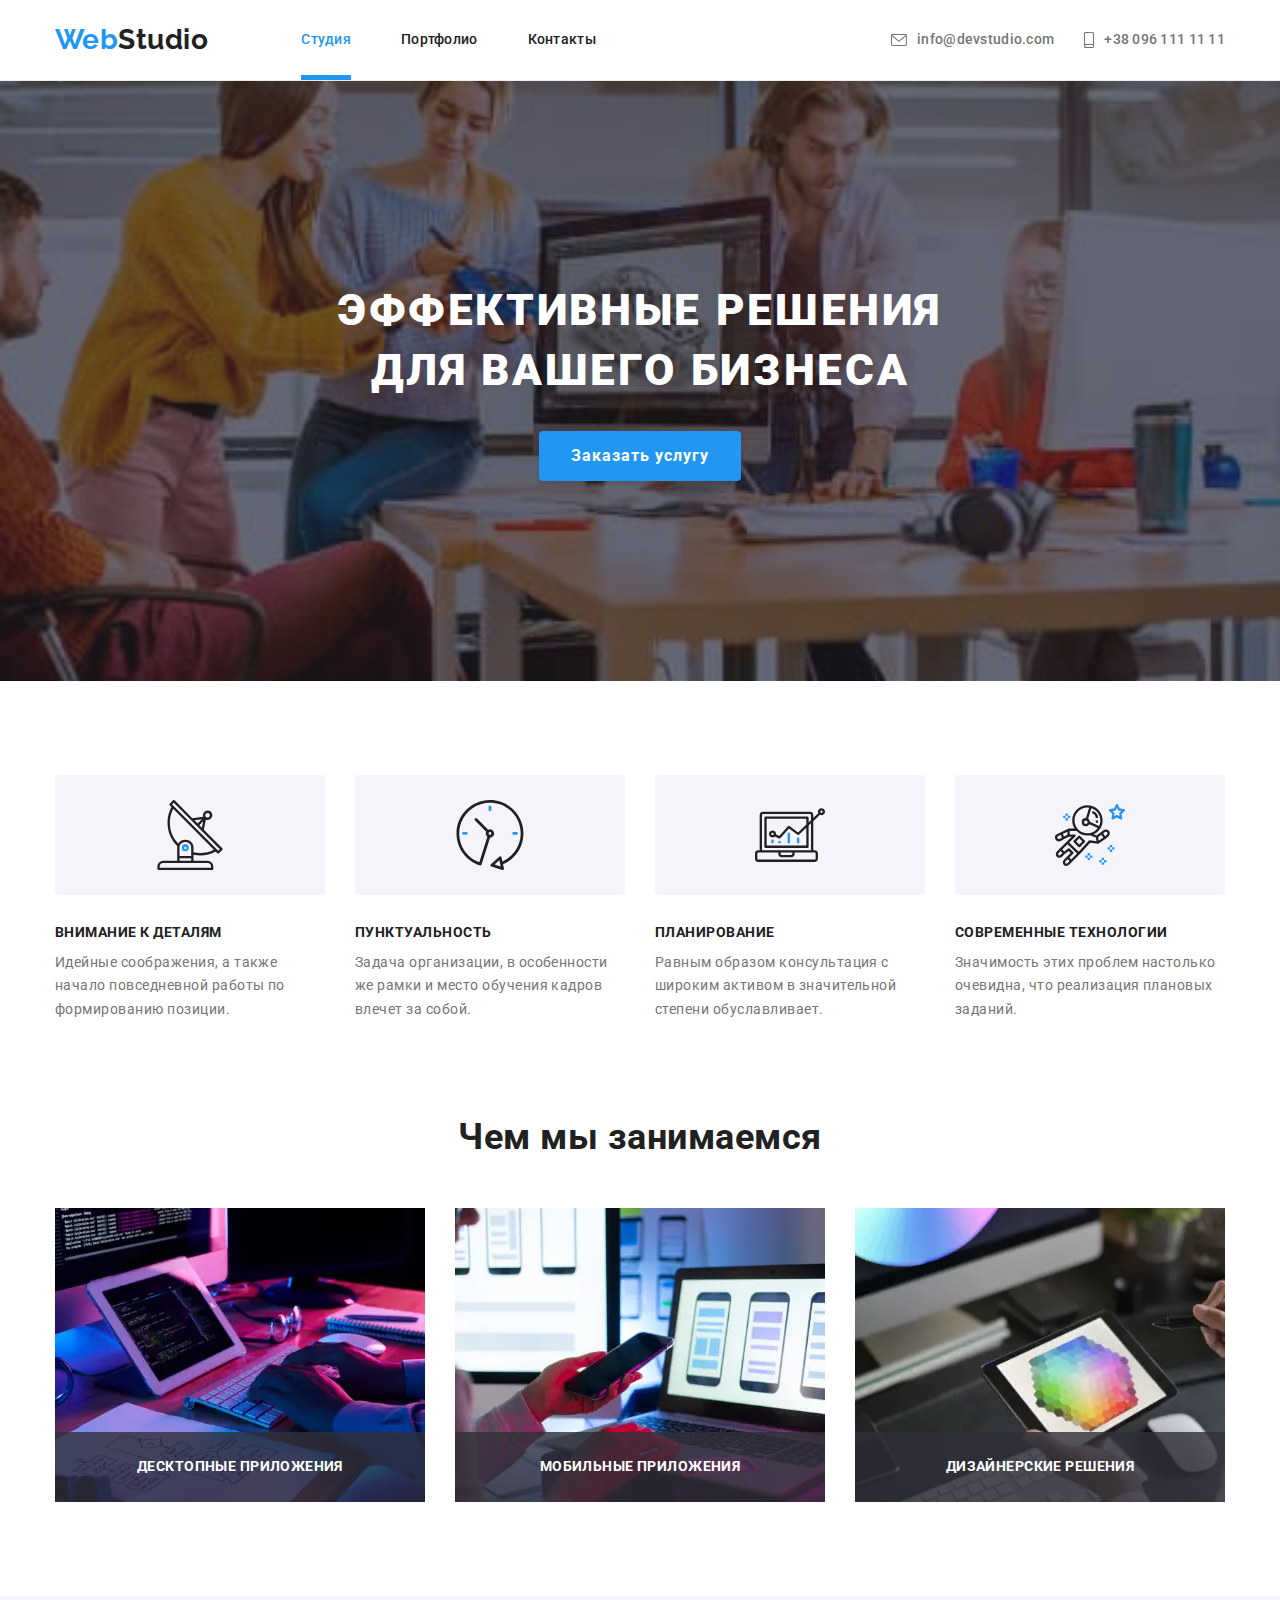
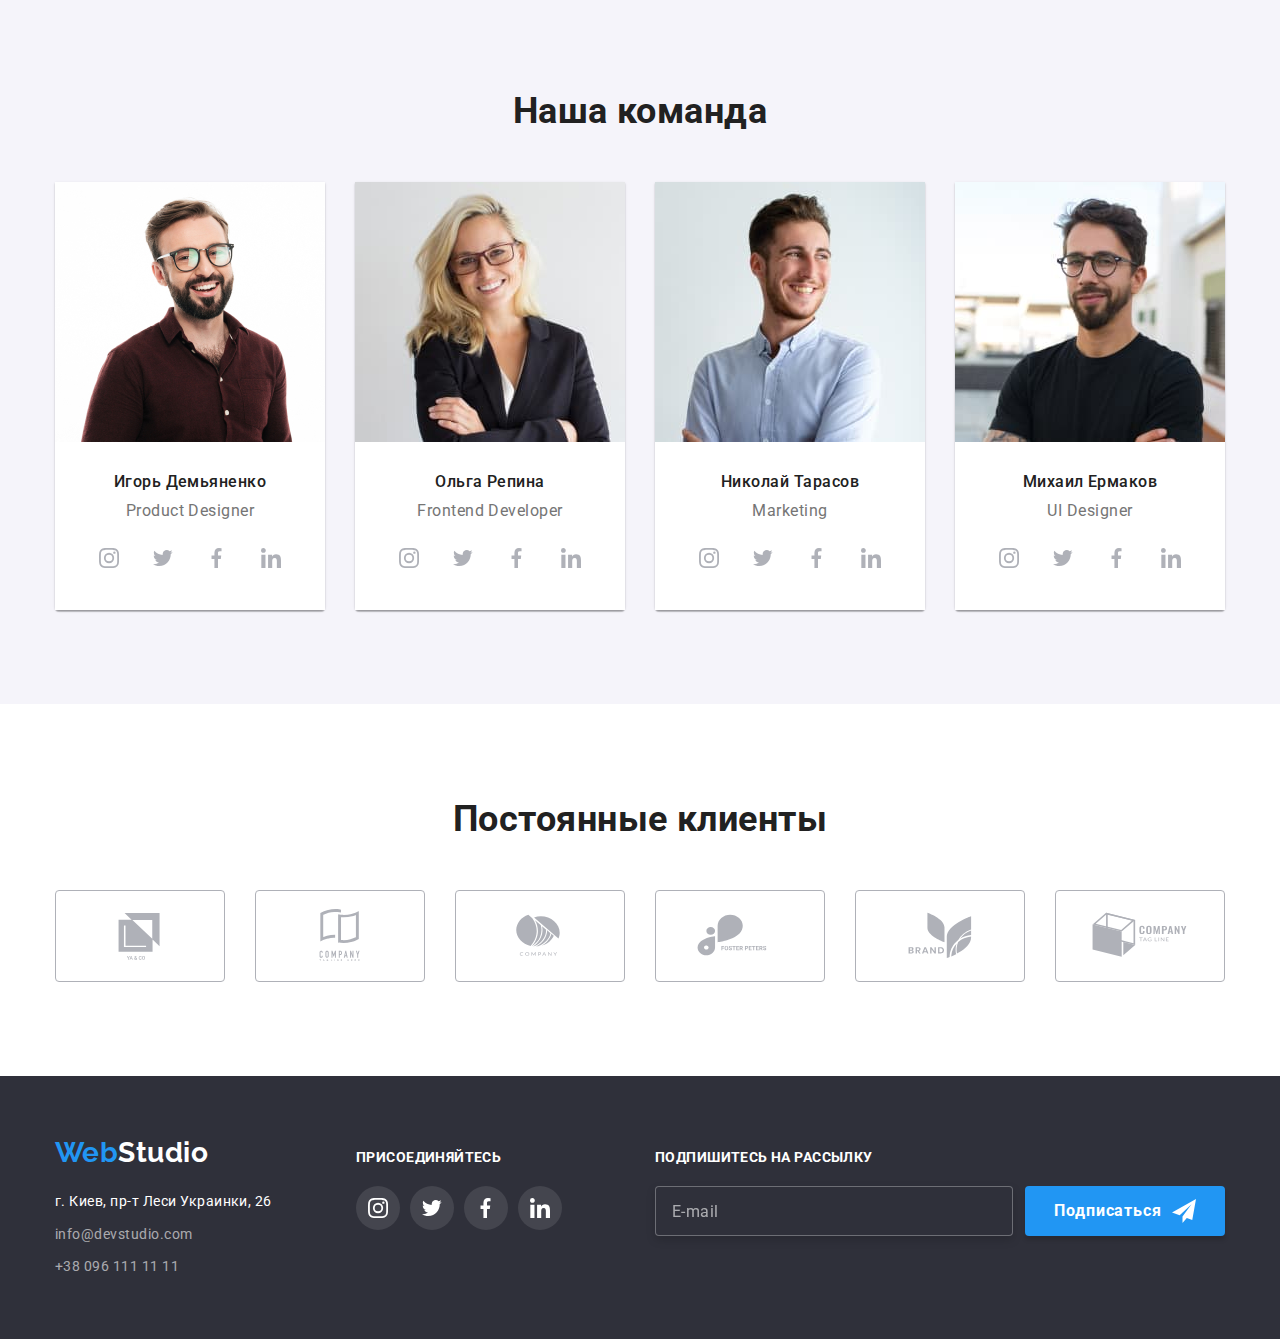
<file: index.html>
<!DOCTYPE html>
<html lang="ru">
  <head>
    <meta charset="UTF-8" />
    <meta http-equiv="X-UA-Compatible" content="IE=edge" />
    <meta name="viewport" content="width=device-width, initial-scale=1.0" />
    <title>Document</title>
    <link rel="preconnect" href="https://fonts.googleapis.com" />
    <link rel="preconnect" href="https://fonts.gstatic.com" crossorigin />
    <link
      href="https://fonts.googleapis.com/css2?family=Raleway:wght@700&family=Roboto:wght@400;500;700;900&display=swap"
      rel="stylesheet"
    />
    <link
      rel="stylesheet"
      href="https://cdnjs.cloudflare.com/ajax/libs/modern-normalize/1.1.0/modern-normalize.min.css"
    />
    <link rel="stylesheet" href="./css/main.min.css" />
  </head>
  <body>
    <!-- Хедер -->
    <header class="header">
      <div class="container header__container">
        <nav class="header__nav">
          <a href="./index.html" class="logo logo--header"
            >Web<span class="logo__dark">Studio</span></a
          >
          <ul class="site-nav">
            <li class="site-nav__item">
              <a href="" class="site-nav__link link site-nav__link--current">Студия</a>
            </li>
            <li class="site-nav__item">
              <a href="./portfolio.html" class="site-nav__link link">Портфолио</a>
            </li>
            <li class="site-nav__item"><a href="" class="site-nav__link link">Контакты</a></li>
          </ul>
        </nav>
        <button type="button" class="burger-btn" data-menu-open>
          <svg class="burger-btn__icon" width="24" height="16">
            <use href="./images/sprite.svg#icon-burger_menu_icon"></use>
          </svg>
        </button>
        <ul class="contacts">
          <li class="contacts__item">
            <a
              href="mailto:info@devstudio.com"
              class="contacts__link link contacts__link--envelope"
            >
              <svg class="contacts__icon contacts__icon--envelope" width="16" height="12">
                <use href="./images/sprite.svg#icon-envelope"></use>
              </svg>
              info@devstudio.com</a
            >
          </li>
          <li class="contacts__item">
            <a href="tel:+380961111111" class="contacts__link link contacts__link--smartphone">
              <svg class="contacts__icon contacts__icon--smartphone" width="10" height="16">
                <use href="./images/sprite.svg#icon-smartphone"></use>
              </svg>
              +38 096 111 11 11</a
            >
          </li>
        </ul>
      </div>
      <div class="mobile-menu" data-menu>
        <div class="container mobile-menu__container">
          <button type="button" class="mobile-menu__close-btn" data-menu-close>
            <svg class="mobile-menu__icon" width="30" height="30">
              <use href="./images/sprite.svg#icon-close"></use>
            </svg>
          </button>
          <div>
            <ul class="mobile-nav">
              <li class="mobile-nav__item">
                <a href="./index.html" class="mobile-nav__link mobile-nav__link--current link"
                  >Студия</a
                >
              </li>
              <li class="mobile-nav__item">
                <a href="./portfolio.html" class="mobile-nav__link link">Портфолио</a>
              </li>
              <li class="mobile-nav__item">
                <a href="" class="mobile-nav__link link">Контакты</a>
              </li>
            </ul>
          </div>
          <div class="mobile-contacts-net-container">
            <ul class="mobile-contacts">
              <li class="mobile-contacts__item">
                <a
                  href="tel:+380961111111"
                  class="mobile-contacts__link mobile-contacts__link--tel link"
                  >+38 096 111 11 11</a
                >
              </li>
              <li class="mobile-contacts__item">
                <a href="mailto:info@devstudio.com" class="mobile-contacts__link link"
                  >info@devstudio.com</a
                >
              </li>
            </ul>
            <ul class="mobile-net">
              <li class="mobile-net__item">
                <a href="" class="mobile-net__link link">Instagram</a>
              </li>
              <li class="mobile-net__item">
                <a href="" class="mobile-net__link link">Twitter</a>
              </li>
              <li class="mobile-net__item">
                <a href="" class="mobile-net__link link">Facebook</a>
              </li>
              <li class="mobile-net__item">
                <a href="" class="mobile-net__link link">LinkedIn</a>
              </li>
            </ul>
          </div>
        </div>
      </div>
    </header>
    <main>
      <!-- Герой -->
      <div class="overlay">
        <section class="hero">
          <div class="container">
            <h1 class="hero-title">
              Эффективные решения <br />
              для вашего бизнеса
            </h1>
            <button type="button" class="button hero__btn" data-modal-open>Заказать услугу</button>
          </div>
        </section>
      </div>
      <!-- Наши приемущества -->
      <section class="section">
        <div class="container">
          <h2 class="visually-hidden">Наши приемущества</h2>
          <ul class="benefits">
            <li class="benefits__item">
              <div class="benefits__wrapper">
                <svg class="benefits__icon" width="70" height="70">
                  <use href="./images/sprite.svg#icon-antenna"></use>
                </svg>
              </div>
              <div>
                <h3 class="section-title benefits__title">Внимание к деталям</h3>
                <p class="benefits__text">
                  Идейные соображения, а также начало повседневной работы по формированию позиции.
                </p>
              </div>
            </li>
            <li class="benefits__item">
              <div class="benefits__wrapper">
                <svg class="benefits__icon" width="70" height="70">
                  <use href="./images/sprite.svg#icon-clock"></use>
                </svg>
              </div>
              <div>
                <h3 class="section-title benefits__title">Пунктуальность</h3>
                <p class="benefits__text">
                  Задача организации, в особенности же рамки и место обучения кадров влечет за
                  собой.
                </p>
              </div>
            </li>
            <li class="benefits__item">
              <div class="benefits__wrapper">
                <svg class="benefits__icon" width="70" height="70">
                  <use href="./images/sprite.svg#icon-vector"></use>
                </svg>
              </div>
              <div>
                <h3 class="section-title benefits__title">Планирование</h3>
                <p class="benefits__text">
                  Равным образом консультация с широким активом в значительной степени
                  обуславливает.
                </p>
              </div>
            </li>
            <li class="benefits__item">
              <div class="benefits__wrapper">
                <svg class="benefits__icon" width="70" height="70">
                  <use href="./images/sprite.svg#icon-astronaut"></use>
                </svg>
              </div>
              <div>
                <h3 class="section-title benefits__title">Современные технологии</h3>
                <p class="benefits__text">
                  Значимость этих проблем настолько очевидна, что реализация плановых заданий.
                </p>
              </div>
            </li>
          </ul>
        </div>
      </section>
      <!-- Чем мы занимаемся -->
      <section class="section job-section">
        <div class="container">
          <h2 class="section-title job-title">Чем мы занимаемся</h2>
          <ul class="job">
            <li class="job__item">
              <div class="job__container">
                <picture>
                  <source
                    srcset="./images/imgW.webp 1x, ./images/imgW-2x.webp 2x"
                    media="(min-width: 1200px)"
                    type="image/webp"
                  />
                  <source
                    srcset="./images/img.jpg 1x, ./images/img-2x.jpg 2x"
                    media="(min-width: 1200px)"
                    type="image/jpg"
                  />
                  <img
                    src="./images/img.jpg"
                    alt="Верстка"
                    width="370"
                    height="294"
                    class="job__image"
                  />
                </picture>
                <div class="job__overlay">
                  <p class="job__text">Десктопные приложения</p>
                </div>
              </div>
            </li>
            <li class="job__item">
              <div class="job__container">
                <picture>
                  <source
                    srcset="./images/img1W.webp 1x, ./images/img1W-2x.webp 2x"
                    media="(min-width: 1200px)"
                    type="image/webp"
                  />
                  <source
                    srcset="./images/img1.jpg 1x, ./images/img1-2x.jpg 2x"
                    media="(min-width: 1200px)"
                    type="image/jpg"
                  />
                  <img
                    src="./images/img1.jpg"
                    alt="Приложения"
                    width="370"
                    height="294"
                    class="job__image"
                  />
                </picture>
                <div class="job__overlay">
                  <p class="job__text">Мобильные приложения</p>
                </div>
              </div>
            </li>
            <li class="job__item">
              <div class="job__container">
                <picture>
                  <source
                    srcset="./images/img2W.webp 1x, ./images/img2W-2x.webp 2x"
                    media="(min-width: 1200px)"
                    type="image/webp"
                  />
                  <source
                    srcset="./images/img2.jpg 1x, ./images/img2-2x.jpg 2x"
                    media="(min-width: 1200px)"
                    type="image/jpg"
                  />
                  <img
                    src="./images/img2.jpg"
                    alt="Дизайн"
                    width="370"
                    height="294"
                    class="job__image"
                  />
                </picture>
                <div class="job__overlay">
                  <p class="job__text">Дизайнерские решения</p>
                </div>
              </div>
            </li>
          </ul>
        </div>
      </section>
      <!-- Наша команда -->
      <section class="section team-section">
        <div class="container">
          <h2 class="section-title team-title">Наша команда</h2>
          <ul class="team">
            <li class="team__item">
              <picture>
                <source
                  srcset="./images/photo1.jpg 1x, ./images/photo1-2x.jpg 2x"
                  media="(min-width: 1200px)"
                  type="image/jpeg"
                />
                <source
                  srcset="./images/photo1-tab1x.jpg 1x, ./images/photo1-tab2x.jpg 2x"
                  media="(min-width: 768px)"
                  type="image/jpeg"
                />
                <source
                  srcset="./images/photo1-mob1x.jpg 1x, ./images/photo1-mob2x.jpg 2x"
                  media="(max-width: 767px)"
                  type="image/jpeg"
                />
                <img src="./images/photo1.jpg" alt="Игорь Демьяненко" class="team__photo" />
              </picture>
              <div class="team__container">
                <h3 class="team__name">Игорь Демьяненко</h3>
                <p lang="en" class="team__prof">Product Designer</p>
                <ul class="team-link">
                  <li class="team-link__item">
                    <a
                      href=""
                      target="blank"
                      rel="noopener noreferrer"
                      aria-label="Instagram"
                      class="team-link__link link"
                    >
                      <svg class="team-link__icon" width="20" height="20">
                        <use href="./images/sprite.svg#icon-instagram"></use>
                      </svg>
                    </a>
                  </li>
                  <li class="team-link__item">
                    <a
                      href=""
                      target="blank"
                      rel="noopener noreferrer"
                      aria-label="Twitter"
                      class="team-link__link link"
                    >
                      <svg class="team-link__icon" width="20" height="20">
                        <use href="./images/sprite.svg#icon-twitter"></use>
                      </svg>
                    </a>
                  </li>
                  <li class="team-link__item">
                    <a
                      href=""
                      target="blank"
                      rel="noopener noreferrer"
                      aria-label="Facebook"
                      class="team-link__link link"
                    >
                      <svg class="team-link__icon" width="20" height="20">
                        <use href="./images/sprite.svg#icon-facebook"></use>
                      </svg>
                    </a>
                  </li>
                  <li class="team-link__item">
                    <a
                      href=""
                      target="blank"
                      rel="noopener noreferrer"
                      aria-label="Linkedin"
                      class="team-link__link link"
                    >
                      <svg class="team-link__icon" width="20" height="20">
                        <use href="./images/sprite.svg#icon-linkedin"></use>
                      </svg>
                    </a>
                  </li>
                </ul>
              </div>
            </li>
            <li class="team__item">
              <picture>
                <source
                  srcset="./images/photo2.jpg 1x, ./images/photo2-2x.jpg 2x"
                  media="(min-width: 1200px)"
                  type="image/jpeg"
                />
                <source
                  srcset="./images/photo2-tab1x.jpg 1x, ./images/photo2-tab2x.jpg 2x"
                  media="(min-width: 768px)"
                  type="image/jpeg"
                />
                <source
                  srcset="./images/photo2-mob1x.jpg 1x, ./images/photo2-mob2x.jpg 2x"
                  media="(max-width: 767px)"
                  type="image/jpeg"
                />
                <img src="./images/photo2.jpg" alt="Ольга Репина" class="team__photo" />
              </picture>
              <div class="team__container">
                <h3 class="team__name">Ольга Репина</h3>
                <p lang="en" class="team__prof">Frontend Developer</p>
                <ul class="team-link">
                  <li class="team-link__item">
                    <a
                      href=""
                      target="blank"
                      rel="noopener noreferrer"
                      aria-label="Instagram"
                      class="team-link__link link"
                    >
                      <svg class="team-link__icon" width="20" height="20">
                        <use href="./images/sprite.svg#icon-instagram"></use>
                      </svg>
                    </a>
                  </li>
                  <li class="team-link__item">
                    <a
                      href=""
                      target="blank"
                      rel="noopener noreferrer"
                      aria-label="Twitter"
                      class="team-link__link link"
                    >
                      <svg class="team-link__icon" width="20" height="20">
                        <use href="./images/sprite.svg#icon-twitter"></use>
                      </svg>
                    </a>
                  </li>
                  <li class="team-link__item">
                    <a
                      href=""
                      target="blank"
                      rel="noopener noreferrer"
                      aria-label="Facebook"
                      class="team-link__link"
                    >
                      <svg class="team-link__icon" width="20" height="20">
                        <use href="./images/sprite.svg#icon-facebook"></use>
                      </svg>
                    </a>
                  </li>
                  <li class="team-link__item">
                    <a
                      href=""
                      target="blank"
                      rel="noopener noreferrer"
                      aria-label="Linkedin"
                      class="team-link__link link"
                    >
                      <svg class="team-link__icon" width="20" height="20">
                        <use href="./images/sprite.svg#icon-linkedin"></use>
                      </svg>
                    </a>
                  </li>
                </ul>
              </div>
            </li>
            <li class="team__item">
              <picture>
                <source
                  srcset="./images/photo3.jpg 1x, ./images/photo3-2x.jpg 2x"
                  media="(min-width: 1200px)"
                  type="image/jpeg"
                />
                <source
                  srcset="./images/photo3-tab1x.jpg 1x, ./images/photo3-tab2x.jpg 2x"
                  media="(min-width: 768px)"
                  type="image/jpeg"
                />
                <source
                  srcset="./images/photo3-mob1x.jpg 1x, ./images/photo3-mob2x.jpg 2x"
                  media="(max-width: 767px)"
                  type="image/jpeg"
                />
                <img src="./images/photo3.jpg" alt="Николай Тарасов" class="team__photo" />
              </picture>
              <div class="team__container">
                <h3 class="team__name">Николай Тарасов</h3>
                <p lang="en" class="team__prof">Marketing</p>
                <ul class="team-link">
                  <li class="team-link__item">
                    <a
                      href=""
                      target="blank"
                      rel="noopener noreferrer"
                      aria-label="Instagram"
                      class="team-link__link link"
                    >
                      <svg class="team-link__icon" width="20" height="20">
                        <use href="./images/sprite.svg#icon-instagram"></use>
                      </svg>
                    </a>
                  </li>
                  <li class="team-link__item">
                    <a
                      href=""
                      target="blank"
                      rel="noopener noreferrer"
                      aria-label="Twitter"
                      class="team-link__link link"
                    >
                      <svg class="team-link__icon" width="20" height="20">
                        <use href="./images/sprite.svg#icon-twitter"></use>
                      </svg>
                    </a>
                  </li>
                  <li class="team-link__item">
                    <a
                      href=""
                      target="blank"
                      rel="noopener noreferrer"
                      aria-label="Facebook"
                      class="team-link__link link"
                    >
                      <svg class="team-link__icon" width="20" height="20">
                        <use href="./images/sprite.svg#icon-facebook"></use>
                      </svg>
                    </a>
                  </li>
                  <li class="team-link__item">
                    <a
                      href=""
                      target="blank"
                      rel="noopener noreferrer"
                      aria-label="Linkedin"
                      class="team-link__link link"
                    >
                      <svg class="team-link__icon" width="20" height="20">
                        <use href="./images/sprite.svg#icon-linkedin"></use>
                      </svg>
                    </a>
                  </li>
                </ul>
              </div>
            </li>
            <li class="team__item">
              <picture>
                <source
                  srcset="./images/photo4.jpg 1x, ./images/photo4-2x.jpg 2x"
                  media="(min-width: 1200px)"
                  type="image/jpeg"
                />
                <source
                  srcset="./images/photo4-tab1x.jpg 1x, ./images/photo4-tab2x.jpg 2x"
                  media="(min-width: 768px)"
                  type="image/jpeg"
                />
                <source
                  srcset="./images/photo4-mob1x.jpg 1x, ./images/photo4-mob2x.jpg 2x"
                  media="(max-width: 767px)"
                  type="image/jpeg"
                />
                <img src="./images/photo4.jpg" alt="Михаил Ермаков" class="team__photo" />
              </picture>
              <div class="team__container">
                <h3 class="team__name">Михаил Ермаков</h3>
                <p lang="en" class="team__prof">UI Designer</p>
                <ul class="team-link">
                  <li class="team-link__item">
                    <a
                      href=""
                      target="blank"
                      rel="noopener noreferrer"
                      aria-label="Instagram"
                      class="team-link__link link"
                    >
                      <svg class="team-link__icon" width="20" height="20">
                        <use href="./images/sprite.svg#icon-instagram"></use>
                      </svg>
                    </a>
                  </li>
                  <li class="team-link__item">
                    <a
                      href=""
                      target="blank"
                      rel="noopener noreferrer"
                      aria-label="Twitter"
                      class="team-link__link link"
                    >
                      <svg class="team-link__icon" width="20" height="20">
                        <use href="./images/sprite.svg#icon-twitter"></use>
                      </svg>
                    </a>
                  </li>
                  <li class="team-link__item">
                    <a
                      href=""
                      target="blank"
                      rel="noopener noreferrer"
                      aria-label="Facebook"
                      class="team-link__link"
                    >
                      <svg class="team-link__icon" width="20" height="20">
                        <use href="./images/sprite.svg#icon-facebook"></use>
                      </svg>
                    </a>
                  </li>
                  <li class="team-link__item">
                    <a
                      href=""
                      target="blank"
                      rel="noopener noreferrer"
                      aria-label="Linkedin"
                      class="team-link__link link"
                    >
                      <svg class="team-link__icon" width="20" height="20">
                        <use href="./images/sprite.svg#icon-linkedin"></use>
                      </svg>
                    </a>
                  </li>
                </ul>
              </div>
            </li>
          </ul>
        </div>
      </section>
      <!-- Постоянные клиенты -->
      <section class="section clients-section">
        <div class="container">
          <h2 class="section-title clients-title">Постоянные клиенты</h2>
          <ul class="clients">
            <li class="clients__item">
              <a href="" class="clients__link">
                <svg class="clients__icon" width="106" height="60">
                  <use href="./images/sprite.svg#icon-Client1"></use>
                </svg>
              </a>
            </li>
            <li class="clients__item">
              <a href="" class="clients__link">
                <svg class="clients__icon" width="106" height="60">
                  <use href="./images/sprite.svg#icon-Client2"></use>
                </svg>
              </a>
            </li>
            <li class="clients__item">
              <a href="" class="clients__link">
                <svg class="clients__icon" width="106" height="60">
                  <use href="./images/sprite.svg#icon-Client3"></use>
                </svg>
              </a>
            </li>
            <li class="clients__item">
              <a href="" class="clients__link">
                <svg class="clients__icon" width="106" height="60">
                  <use href="./images/sprite.svg#icon-Client4"></use>
                </svg>
              </a>
            </li>
            <li class="clients__item">
              <a href="" class="clients__link">
                <svg class="clients__icon" width="106" height="60">
                  <use href="./images/sprite.svg#icon-Client5"></use>
                </svg>
              </a>
            </li>
            <li class="clients__item">
              <a href="" class="clients__link">
                <svg class="clients__icon" width="106" height="60">
                  <use href="./images/sprite.svg#icon-Client6"></use>
                </svg>
              </a>
            </li>
          </ul>
        </div>
      </section>
    </main>
    <!-- Футер -->
    <footer class="footer">
      <div class="container footer__container">
        <div class="container-tablet">
          <div class="address-container">
            <a href="/" class="logo">Web<span class="logo__light">Studio</span></a>
            <address class="address">
              <a
                href="https://goo.gl/maps/ySa9Uwe9buMW5qFH8"
                target="_blank"
                rel="noopener noreferrer"
                class="address__link"
                >г. Киев, пр-т Леси Украинки, 26</a
              >
            </address>
            <address class="address-contacts">
              <a
                href="mailto:info@devstudio.com"
                class="address-contacts__link link address-contacts__link--first"
                >info@devstudio.com</a
              ><br />
              <a href="tel:+380961111111" class="address-contacts__link link">+38 096 111 11 11</a>
            </address>
          </div>
          <div class="social-net-container">
            <p class="social-net-container__slogan">присоединяйтесь</p>
            <ul class="social-net">
              <li class="social-net__item">
                <a
                  href=""
                  target="blank"
                  rel="noopener noreferrer"
                  aria-label="Инстаграм"
                  class="social-net__link"
                >
                  <svg class="social-net__icon" width="20" height="20">
                    <use href="./images/sprite.svg#icon-instagram"></use>
                  </svg>
                </a>
              </li>

              <li class="social-net__item">
                <a
                  href=""
                  target="blank"
                  rel="noopener noreferrer"
                  aria-label="Twitter"
                  class="social-net__link"
                >
                  <svg class="social-net__icon" width="20" height="20">
                    <use href="./images/sprite.svg#icon-twitter"></use>
                  </svg>
                </a>
              </li>
              <li class="social-net__item">
                <a
                  href=""
                  target="blank"
                  rel="noopener noreferrer"
                  aria-label="Facebook"
                  class="social-net__link"
                >
                  <svg class="social-net__icon" width="20" height="20">
                    <use href="./images/sprite.svg#icon-facebook"></use>
                  </svg>
                </a>
              </li>
              <li class="social-net__item">
                <a
                  href=""
                  target="blank"
                  rel="noopener noreferrer"
                  aria-label="Linkedin"
                  class="social-net__link"
                >
                  <svg class="social-net__icon" width="20" height="20">
                    <use href="./images/sprite.svg#icon-linkedin"></use>
                  </svg>
                </a>
              </li>
            </ul>
          </div>
        </div>
        <div class="subscribe-container">
          <p class="subscribe-container__slogan">Подпишитесь на рассылку</p>
          <div class="subscribe-wrapper">
            <form name="signup_form" class="signup-form">
              <div class="user-email-wrapper">
                <input
                  class="user-email-wrapper__input"
                  type="email"
                  name="email"
                  placeholder="E-mail"
                  required
                />
                <button class="button user-email-wrapper__btn" type="submit">
                  Подписаться
                  <svg class="user-email-wrapper__icon">
                    <use href="./images/sprite.svg#icon-send"></use>
                  </svg>
                </button>
              </div>
            </form>
          </div>
        </div>
      </div>
    </footer>
    <!-- Модальное окно -->
    <div class="backdrop is-hidden" data-modal>
      <div class="backdrop__modal">
        <div>
          <p class="backdrop__header">Оставьте свои данные, мы вам перезвоним</p>
          <form class="form">
            <div class="form__field">
              <label class="form__label" for="name">Имя</label>
              <div class="form__wrapper">
                <input class="form__input" type="text" name="name" id="name" required />
                <svg class="form__icon">
                  <use href="./images/sprite.svg#icon-person"></use>
                </svg>
              </div>
            </div>
            <div class="form__field">
              <label class="form__label" for="tel">Телефон</label>
              <div class="form__wrapper">
                <input
                  class="form__input"
                  type="tel"
                  name="tel"
                  id="tel"
                  pattern="[0-9]{3}-[0-9]{3}-[0-9]{2}-[0-9]{2}"
                  required
                />
                <svg class="form__icon">
                  <use href="./images/sprite.svg#icon-phone"></use>
                </svg>
              </div>
            </div>
            <div class="form__field">
              <label class="form__label" for="mail">Почта</label>
              <div class="form__wrapper">
                <input class="form__input" type="email" name="email" id="mail" required />
                <svg class="form__icon">
                  <use href="./images/sprite.svg#icon-email"></use>
                </svg>
              </div>
            </div>
            <div class="form__field">
              <label class="form__label" for="comment">Комментарий</label>
              <textarea
                class="form__comments"
                name="comment"
                id="comment"
                placeholder="Введите текст"
              ></textarea>
            </div>
            <div class="checkbox">
              <input
                class="checkbox__input visually-hidden"
                type="checkbox"
                id="checkbox"
                required
              />
              <label class="checkbox__lable" for="checkbox"
                >Соглашаюсь с рассылкой и принимаю&nbsp;
                <a class="checkbox__link" href=""> Условия договора</a></label
              >
            </div>

            <button class="button form__btn" type="submit">Отправить</button>
          </form>
        </div>
        <button class="button-modal" data-modal-close>
          <svg class="button-modal__icon" width="17" height="17">
            <use href="./images/sprite.svg#icon-close"></use>
          </svg>
        </button>
      </div>
    </div>

    <script src="./js/modal.js"></script>
    <script src="./js/mobile-menu.js"></script>
  </body>
</html>
</file>
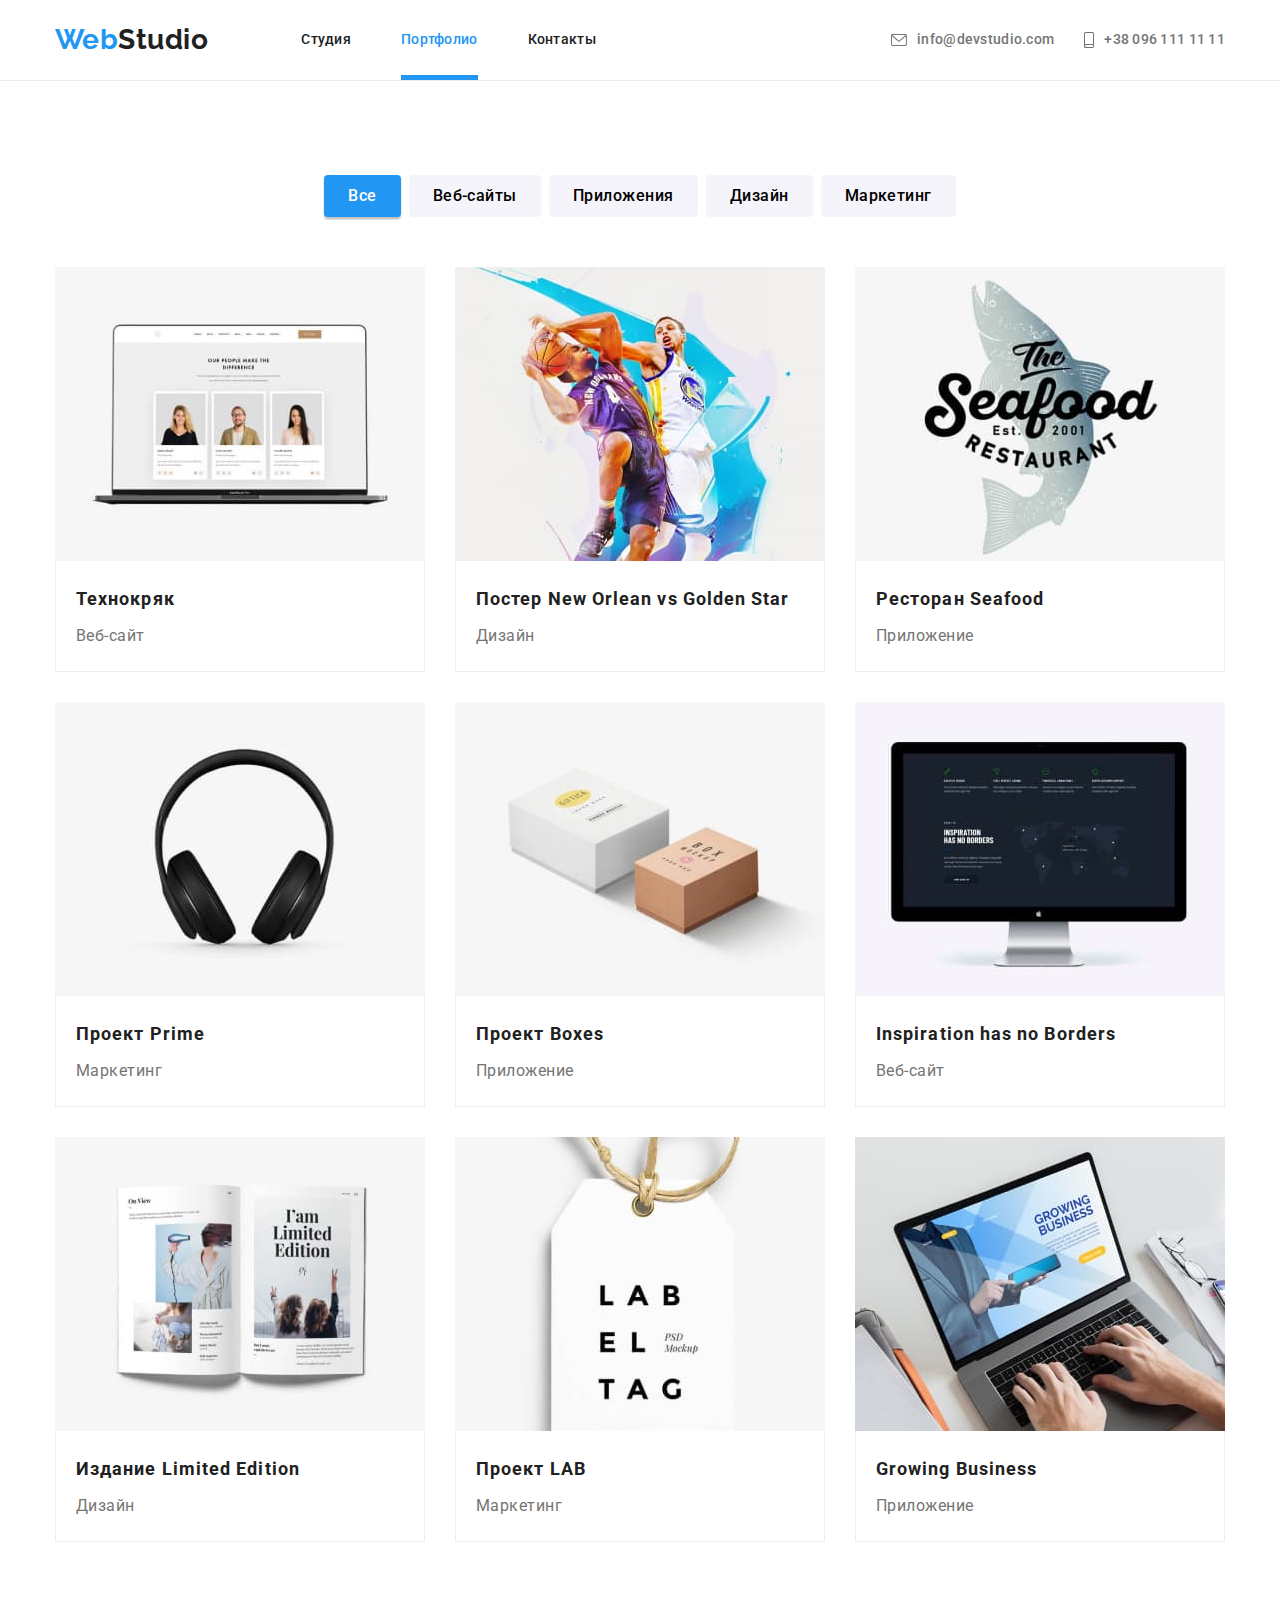
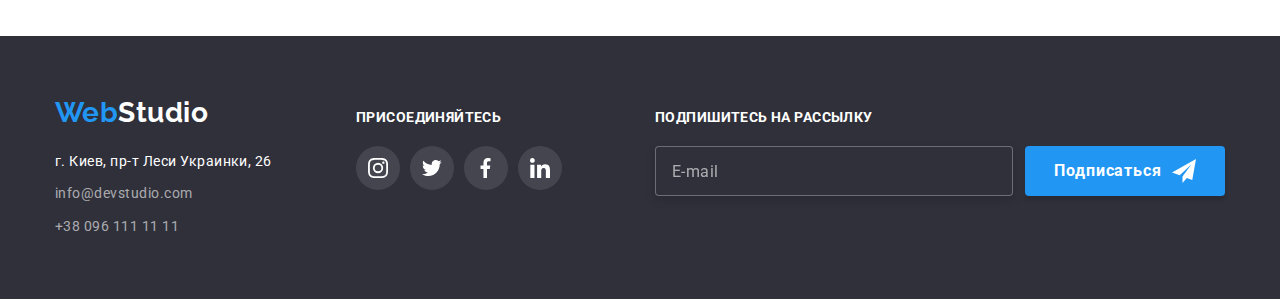
<file: portfolio.html>
<!DOCTYPE html>
<html lang="ru">
  <head>
    <meta charset="UTF-8" />
    <meta http-equiv="X-UA-Compatible" content="IE=edge" />
    <meta name="viewport" content="width=device-width, initial-scale=1.0" />
    <title>Document</title>
    <link rel="preconnect" href="https://fonts.googleapis.com" />
    <link rel="preconnect" href="https://fonts.gstatic.com" crossorigin />
    <link
      href="https://fonts.googleapis.com/css2?family=Raleway:wght@700&family=Roboto:wght@400;500;700;900&display=swap"
      rel="stylesheet"
    />
    <link
      rel="stylesheet"
      href="https://cdnjs.cloudflare.com/ajax/libs/modern-normalize/1.1.0/modern-normalize.min.css"
    />
    <link rel="stylesheet" href="./css/main.min.css" />
  </head>
  <body>
    <!-- Хедер -->
    <header class="header">
      <div class="container header__container">
        <nav class="header__nav">
          <a href="./index.html" class="logo logo--header"
            >Web<span class="logo__dark">Studio</span></a
          >
          <ul class="site-nav">
            <li class="site-nav__item">
              <a href="./index.html" class="site-nav__link link">Студия</a>
            </li>
            <li class="site-nav__item">
              <a href="./portfolio.html" class="site-nav__link link site-nav__link--current"
                >Портфолио</a
              >
            </li>
            <li class="site-nav__item"><a href="" class="site-nav__link link">Контакты</a></li>
          </ul>
        </nav>
        <button type="button" class="burger-btn" data-menu-open>
          <svg class="burger-btn__icon" width="24" height="16">
            <use href="./images/sprite.svg#icon-burger_menu_icon"></use>
          </svg>
        </button>
        <ul class="contacts">
          <li class="contacts__item">
            <a
              href="mailto:info@devstudio.com"
              class="contacts__link link contacts__link--envelope"
            >
              <svg class="contacts__icon contacts__icon--envelope" width="16" height="12">
                <use href="./images/sprite.svg#icon-envelope"></use>
              </svg>
              info@devstudio.com</a
            >
          </li>
          <li class="contacts__item">
            <a href="tel:+380961111111" class="contacts__link link contacts__link--smartphone">
              <svg class="contacts__icon contacts__icon--smartphone" width="10" height="16">
                <use href="./images/sprite.svg#icon-smartphone"></use>
              </svg>
              +38 096 111 11 11</a
            >
          </li>
        </ul>
      </div>
      <div class="mobile-menu" data-menu>
        <div class="container mobile-menu__container">
          <button type="button" class="mobile-menu__close-btn" data-menu-close>
            <svg class="mobile-menu__icon" width="30" height="30">
              <use href="./images/sprite.svg#icon-close"></use>
            </svg>
          </button>
          <div>
            <ul class="mobile-nav">
              <li class="mobile-nav__item">
                <a href="./index.html" class="mobile-nav__link link">Студия</a>
              </li>
              <li class="mobile-nav__item">
                <a href="./portfolio.html" class="mobile-nav__link mobile-nav__link--current link"
                  >Портфолио</a
                >
              </li>
              <li class="mobile-nav__item">
                <a href="" class="mobile-nav__link link">Контакты</a>
              </li>
            </ul>
          </div>
          <div class="mobile-contacts-net-container">
            <ul class="mobile-contacts">
              <li class="mobile-contacts__item">
                <a
                  href="tel:+380961111111"
                  class="mobile-contacts__link mobile-contacts__link--tel link"
                  >+38 096 111 11 11</a
                >
              </li>
              <li class="mobile-contacts__item">
                <a href="mailto:info@devstudio.com" class="mobile-contacts__link link"
                  >info@devstudio.com</a
                >
              </li>
            </ul>
            <ul class="mobile-net">
              <li class="mobile-net__item">
                <a href="" class="mobile-net__link link">Instagram</a>
              </li>
              <li class="mobile-net__item">
                <a href="" class="mobile-net__link link">Twitter</a>
              </li>
              <li class="mobile-net__item">
                <a href="" class="mobile-net__link link">Facebook</a>
              </li>
              <li class="mobile-net__item">
                <a href="" class="mobile-net__link link">LinkedIn</a>
              </li>
            </ul>
          </div>
        </div>
      </div>
    </header>
    <main>
      <!-- Фильтры -->
      <section class="section section-port">
        <div class="container container-port">
          <ul class="buttons-port">
            <li class="buttons-port__item">
              <button type="button" class="buttons-port__btn buttons-port__btn--current">
                Все
              </button>
            </li>
            <li class="buttons-port__item">
              <button type="button" class="buttons-port__btn">Веб-сайты</button>
            </li>
            <li class="buttons-port__item">
              <button type="button" class="buttons-port__btn">Приложения</button>
            </li>
            <li class="buttons-port__item">
              <button type="button" class="buttons-port__btn">Дизайн</button>
            </li>
            <li class="buttons-port__item">
              <button type="button" class="buttons-port__btn">Маркетинг</button>
            </li>
          </ul>
          <!-- Портфолио -->
          <h1 class="visually-hidden">Наше портфолио</h1>
          <ul class="portfolio-list">
            <li class="portfolio-list__item tehnocrak">
              <div class="card-set">
                <a href="" class="card-set__link">
                  <div class="overlay-p">
                    <picture>
                      <source
                        srcset="./images/tehno.jpg 1x, ./images/tehno-2x.jpg 2x"
                        media="(min-width: 1200px)"
                        type="image/jpeg"
                      />
                      <source
                        srcset="./images/tehno-tab.jpg 1x, ./images/tehno-tab2x.jpg 2x"
                        media="(min-width: 768px)"
                        type="image/jpeg"
                      />
                      <source
                        srcset="./images/tehno-mob.jpg 1x, ./images/tehno-mob2x.jpg 2x"
                        media="(max-width: 767px)"
                        type="image/jpeg"
                      />
                      <img class="card-set__img" src="./images/tehno.jpg" alt="Технокряк" />
                    </picture>
                    <div class="overlay-p__container">
                      <div class="overlay-p__content">
                        <p class="overlay-p__text">
                          Ресурс предлагает комплексные предложения с разным уровнем функционала и
                          сервисов. Все это позволит посетителю получить исчерпывающие сведения о
                          компании или частном лице.
                        </p>
                      </div>
                    </div>
                  </div>
                  <div class="card-set__content card-set__content--grow">
                    <h2 class="card-set__header">Технокряк</h2>
                    <p class="card-set__text">Веб-сайт</p>
                  </div>
                </a>
              </div>
            </li>
            <li class="portfolio-list__item tehnocrak">
              <div class="card-set">
                <a href="" class="card-set__link">
                  <div class="overlay-p">
                    <picture>
                      <source
                        srcset="./images/poster.jpg 1x, ./images/poster-2x.jpg 2x"
                        media="(min-width: 1200px)"
                        type="image/jpeg"
                      />
                      <source
                        srcset="./images/poster-tab.jpg 1x, ./images/poster-tab2x.jpg 2x"
                        media="(min-width: 768px)"
                        type="image/jpeg"
                      />
                      <source
                        srcset="./images/poster-mob.jpg 1x, ./images/poster-mob2x.jpg 2x"
                        media="(max-width: 767px)"
                        type="image/jpeg"
                      />
                      <img class="card-set__img" src="./images/poster.jpg" alt="Постер" />
                    </picture>
                    <div class="overlay-p__container">
                      <div class="overlay-p__content">
                        <p class="overlay-p__text">
                          Ресурс предлагает комплексные предложения с разным уровнем функционала и
                          сервисов. Все это позволит посетителю получить исчерпывающие сведения о
                          компании или частном лице.
                        </p>
                      </div>
                    </div>
                  </div>
                  <div class="card-set__content">
                    <h2 class="card-set__header">Постер New Orlean vs Golden Star</h2>
                    <p class="card-set__text">Дизайн</p>
                  </div>
                </a>
              </div>
            </li>
            <li class="portfolio-list__item tehnocrak">
              <div class="card-set">
                <a href="" class="card-set__link">
                  <div class="overlay-p">
                    <picture>
                      <source
                        srcset="./images/seafood.jpg 1x, ./images/seafood-2x.jpg 2x"
                        media="(min-width: 1200px)"
                        type="image/jpeg"
                      />
                      <source
                        srcset="./images/seafood-tab.jpg 1x, ./images/seafood-tab2x.jpg 2x"
                        media="(min-width: 768px)"
                        type="image/jpeg"
                      />
                      <source
                        srcset="./images/seafood-mob.jpg 1x, ./images/seafood-mob2x.jpg 2x"
                        media="(max-width: 767px)"
                        type="image/jpeg"
                      />
                      <img class="card-set__img" src="./images/seafood.jpg" alt="Ресторан" />
                    </picture>
                    <div class="overlay-p__container">
                      <div class="overlay-p__content">
                        <p class="overlay-p__text">
                          Ресурс предлагает комплексные предложения с разным уровнем функционала и
                          сервисов. Все это позволит посетителю получить исчерпывающие сведения о
                          компании или частном лице.
                        </p>
                      </div>
                    </div>
                  </div>
                  <div class="card-set__content">
                    <h2 class="card-set__header">Ресторан Seafood</h2>
                    <p class="card-set__text">Приложение</p>
                  </div>
                </a>
              </div>
            </li>
            <li class="portfolio-list__item tehnocrak">
              <div class="card-set">
                <a href="" class="card-set__link">
                  <div class="overlay-p">
                    <picture>
                      <source
                        srcset="./images/prime.jpg 1x, ./images/prime-2x.jpg 2x"
                        media="(min-width: 1200px)"
                        type="image/jpeg"
                      />
                      <source
                        srcset="./images/prime-tab.jpg 1x, ./images/prime-tab2x.jpg 2x"
                        media="(min-width: 768px)"
                        type="image/jpeg"
                      />
                      <source
                        srcset="./images/prime-mob.jpg 1x, ./images/prime-mob2x.jpg 2x"
                        media="(max-width: 767px)"
                        type="image/jpeg"
                      />
                      <img class="card-set__img" src="./images/prime.jpg" alt="Проэкт" />
                    </picture>
                    <div class="overlay-p__container">
                      <div class="overlay-p__content">
                        <p class="overlay-p__text">
                          Ресурс предлагает комплексные предложения с разным уровнем функционала и
                          сервисов. Все это позволит посетителю получить исчерпывающие сведения о
                          компании или частном лице.
                        </p>
                      </div>
                    </div>
                  </div>
                  <div class="card-set__content">
                    <h2 class="card-set__header">Проект Prime</h2>
                    <p class="card-set__text">Маркетинг</p>
                  </div>
                </a>
              </div>
            </li>
            <li class="portfolio-list__item tehnocrak">
              <div class="card-set">
                <a href="" class="card-set__link">
                  <div class="overlay-p">
                    <picture>
                      <source
                        srcset="./images/boxes.jpg 1x, ./images/boxes-2x.jpg 2x"
                        media="(min-width: 1200px)"
                        type="image/jpeg"
                      />
                      <source
                        srcset="./images/boxes-tab.jpg 1x, ./images/boxes-tab2x.jpg 2x"
                        media="(min-width: 768px)"
                        type="image/jpeg"
                      />
                      <source
                        srcset="./images/boxes-mob.jpg 1x, ./images/boxes-mob2x.jpg 2x"
                        media="(max-width: 767px)"
                        type="image/jpeg"
                      />
                      <img class="card-set__img" src="./images/boxes.jpg" alt="Приложение" />
                    </picture>
                    <div class="overlay-p__container">
                      <div class="overlay-p__content">
                        <p class="overlay-p__text">
                          Ресурс предлагает комплексные предложения с разным уровнем функционала и
                          сервисов. Все это позволит посетителю получить исчерпывающие сведения о
                          компании или частном лице.
                        </p>
                      </div>
                    </div>
                  </div>
                  <div class="card-set__content">
                    <h2 class="card-set__header">Проект Boxes</h2>
                    <p class="card-set__text">Приложение</p>
                  </div>
                </a>
              </div>
            </li>
            <li class="portfolio-list__item tehnocrak">
              <div class="card-set">
                <a href="" class="card-set__link">
                  <div class="overlay-p">
                    <picture>
                      <source
                        srcset="./images/borders.jpg 1x, ./images/borders-2x.jpg 2x"
                        media="(min-width: 1200px)"
                        type="image/jpeg"
                      />
                      <source
                        srcset="./images/borders-tab.jpg 1x, ./images/borders-tab2x.jpg 2x"
                        media="(min-width: 768px)"
                        type="image/jpeg"
                      />
                      <source
                        srcset="./images/borders-mob.jpg 1x, ./images/borders-mob2x.jpg 2x"
                        media="(max-width: 767px)"
                        type="image/jpeg"
                      />
                      <img class="card-set__img" src="./images/borders.jpg" alt="Веб-сайт" />
                    </picture>
                    <div class="overlay-p__container">
                      <div class="overlay-p__content">
                        <p class="overlay-p__text">
                          Ресурс предлагает комплексные предложения с разным уровнем функционала и
                          сервисов. Все это позволит посетителю получить исчерпывающие сведения о
                          компании или частном лице.
                        </p>
                      </div>
                    </div>
                  </div>
                  <div class="card-set__content">
                    <h2 class="card-set__header">Inspiration has no Borders</h2>
                    <p class="card-set__text">Веб-сайт</p>
                  </div>
                </a>
              </div>
            </li>
            <li class="portfolio-list__item tehnocrak">
              <div class="card-set">
                <a href="" class="card-set__link">
                  <div class="overlay-p">
                    <picture>
                      <source
                        srcset="./images/ltd.jpg 1x, ./images/ltd-2x.jpg 2x"
                        media="(min-width: 1200px)"
                        type="image/jpeg"
                      />
                      <source
                        srcset="./images/ltd-tab.jpg 1x, ./images/ltd-tab2x.jpg 2x"
                        media="(min-width: 768px)"
                        type="image/jpeg"
                      />
                      <source
                        srcset="./images/ltd-mob.jpg 1x, ./images/ltd-mob2x.jpg 2x"
                        media="(max-width: 767px)"
                        type="image/jpeg"
                      />
                      <img class="card-set__img" src="./images/ltd.jpg" alt="Дизайн" />
                    </picture>
                    <div class="overlay-p__container">
                      <div class="overlay-p__content">
                        <p class="overlay-p__text">
                          Ресурс предлагает комплексные предложения с разным уровнем функционала и
                          сервисов. Все это позволит посетителю получить исчерпывающие сведения о
                          компании или частном лице.
                        </p>
                      </div>
                    </div>
                  </div>
                  <div class="card-set__content">
                    <h2 class="card-set__header">Издание Limited Edition</h2>
                    <p class="card-set__text">Дизайн</p>
                  </div>
                </a>
              </div>
            </li>
            <li class="portfolio-list__item tehnocrak">
              <div class="card-set">
                <a href="" class="card-set__link">
                  <div class="overlay-p">
                    <picture>
                      <source
                        srcset="./images/lab.jpg 1x, ./images/lab-2x.jpg 2x"
                        media="(min-width: 1200px)"
                        type="image/jpeg"
                      />
                      <source
                        srcset="./images/lab-tab.jpg 1x, ./images/lab-tab2x.jpg 2x"
                        media="(min-width: 768px)"
                        type="image/jpeg"
                      />
                      <source
                        srcset="./images/lab-mob.jpg 1x, ./images/lab-mob2x.jpg 2x"
                        media="(max-width: 767px)"
                        type="image/jpeg"
                      />
                      <img class="card-set__img" src="./images/lab.jpg" alt="Маркетинг" />
                    </picture>
                    <div class="overlay-p__container">
                      <div class="overlay-p__content">
                        <p class="overlay-p__text">
                          Ресурс предлагает комплексные предложения с разным уровнем функционала и
                          сервисов. Все это позволит посетителю получить исчерпывающие сведения о
                          компании или частном лице.
                        </p>
                      </div>
                    </div>
                  </div>
                  <div class="card-set__content">
                    <h2 class="card-set__header">Проект LAB</h2>
                    <p class="card-set__text">Маркетинг</p>
                  </div>
                </a>
              </div>
            </li>
            <li class="portfolio-list__item tehnocrak">
              <div class="card-set">
                <a href="" class="card-set__link">
                  <div class="overlay-p">
                    <picture>
                      <source
                        srcset="./images/business.jpg 1x, ./images/business-2x.jpg 2x"
                        media="(min-width: 1200px)"
                        type="image/jpeg"
                      />
                      <source
                        srcset="./images/business-tab.jpg 1x, ./images/business-tab2x.jpg 2x"
                        media="(min-width: 768px)"
                        type="image/jpeg"
                      />
                      <source
                        srcset="./images/business-mob.jpg 1x, ./images/business-mob2x.jpg 2x"
                        media="(max-width: 767px)"
                        type="image/jpeg"
                      />
                      <img class="card-set__img" src="./images/business.jpg" alt="Приложение" />
                    </picture>
                    <div class="overlay-p__container">
                      <div class="overlay-p__content">
                        <p class="overlay-p__text">
                          Ресурс предлагает комплексные предложения с разным уровнем функционала и
                          сервисов. Все это позволит посетителю получить исчерпывающие сведения о
                          компании или частном лице.
                        </p>
                      </div>
                    </div>
                  </div>
                  <div class="card-set__content">
                    <h2 class="card-set__header">Growing Business</h2>
                    <p class="card-set__text">Приложение</p>
                  </div>
                </a>
              </div>
            </li>
          </ul>
        </div>
      </section>
    </main>
    <!-- Футер -->
    <footer class="footer">
      <div class="container footer__container">
        <div class="container-tablet">
          <div class="address-container">
            <a href="/" class="logo">Web<span class="logo__light">Studio</span></a>
            <address class="address">
              <a
                href="https://goo.gl/maps/ySa9Uwe9buMW5qFH8"
                target="_blank"
                rel="noopener noreferrer"
                class="address__link"
                >г. Киев, пр-т Леси Украинки, 26</a
              >
            </address>
            <address class="address-contacts">
              <a
                href="mailto:info@devstudio.com"
                class="address-contacts__link link address-contacts__link--first"
                >info@devstudio.com</a
              ><br />
              <a href="tel:+380961111111" class="address-contacts__link link">+38 096 111 11 11</a>
            </address>
          </div>
          <div class="social-net-container">
            <p class="social-net-container__slogan">присоединяйтесь</p>
            <ul class="social-net">
              <li class="social-net__item">
                <a
                  href=""
                  target="blank"
                  rel="noopener noreferrer"
                  aria-label="Инстаграм"
                  class="social-net__link"
                >
                  <svg class="social-net__icon" width="20" height="20">
                    <use href="./images/sprite.svg#icon-instagram"></use>
                  </svg>
                </a>
              </li>

              <li class="social-net__item">
                <a
                  href=""
                  target="blank"
                  rel="noopener noreferrer"
                  aria-label="Twitter"
                  class="social-net__link"
                >
                  <svg class="social-net__icon" width="20" height="20">
                    <use href="./images/sprite.svg#icon-twitter"></use>
                  </svg>
                </a>
              </li>
              <li class="social-net__item">
                <a
                  href=""
                  target="blank"
                  rel="noopener noreferrer"
                  aria-label="Facebook"
                  class="social-net__link"
                >
                  <svg class="social-net__icon" width="20" height="20">
                    <use href="./images/sprite.svg#icon-facebook"></use>
                  </svg>
                </a>
              </li>
              <li class="social-net__item">
                <a
                  href=""
                  target="blank"
                  rel="noopener noreferrer"
                  aria-label="Linkedin"
                  class="social-net__link"
                >
                  <svg class="social-net__icon" width="20" height="20">
                    <use href="./images/sprite.svg#icon-linkedin"></use>
                  </svg>
                </a>
              </li>
            </ul>
          </div>
        </div>
        <div class="subscribe-container">
          <p class="subscribe-container__slogan">Подпишитесь на рассылку</p>
          <div class="subscribe-wrapper">
            <form name="signup_form" class="signup-form">
              <div class="user-email-wrapper">
                <input
                  class="user-email-wrapper__input"
                  type="email"
                  name="email"
                  placeholder="E-mail"
                  required
                />
                <button class="button user-email-wrapper__btn" type="submit">
                  Подписаться
                  <svg class="user-email-wrapper__icon">
                    <use href="./images/sprite.svg#icon-send"></use>
                  </svg>
                </button>
              </div>
            </form>
          </div>
        </div>
      </div>
    </footer>

    <script src="./js/modal.js"></script>
    <script src="./js/mobile-menu.js"></script>
  </body>
</html>
</file>
<file: css/main.min.css>
:root{--header-color: #212121;--main-active-color: #2196f3;--main-contrast-color: #ffffff;--text-color: #757575;--footer-mail-tel-color: rgba(255, 255, 255, 0.6);--dark-background-color: #2f303a;--team-background-color: #f5f4fa;--border-color: #ececec;--border-color-card: #eeeeee;--team-list-shadow: 0px 1px 3px rgba(0, 0, 0, 0.12), 0px 1px 1px rgba(0, 0, 0, 0.14),
        0px 2px 1px rgba(0, 0, 0, 0.2);--button-hero-shadow: rgba(0, 0, 0, 0.15);--button-portfolio-shadow: 0px 3px 1px rgba(0, 0, 0, 0.1), 0px 1px 2px rgba(0, 0, 0, 0.08),
        0px 2px 2px rgba(0, 0, 0, 0.12);--portfolio-cards-shadow: 0px 1px 1px rgba(0, 0, 0, 0.12), 0px 4px 4px rgba(0, 0, 0, 0.06),
        1px 4px 6px rgba(0, 0, 0, 0.16);--icon-color: #afb1b8;--timing-function: cubic-bezier(0.4, 0, 0.2, 1);--product-card-overlay: rgba(33, 150, 243, 0.9);--border-modal-color: rgba(0, 0, 0, 0.1);--background-modal-color: rgba(0, 0, 0, 0.2);--border-modal-input-color: rgba(33, 33, 33, 0.2);--placeholder-color: rgba(117, 117, 117, 0.5);--job-list-color: rgba(47, 48, 58, 0.8);--social-network-bgc: rgba(255, 255, 255, 0.1);--user-mail-input-border: rgba(255, 255, 255, 0.3);--mobile-net-item-border:#21212133}.visually-hidden{position:absolute;width:1px;height:1px;margin:-1px;border:0;padding:0;white-space:nowrap;clip-path:inset(100%);clip:rect(0 0 0 0);overflow:hidden}body{background-color:var(--main-contrast-color);color:var(--text-color);font-family:Roboto, sans-serif;letter-spacing:0.03em}ul,li{list-style:none;padding:0%;margin:0%}a{text-decoration:none;font-style:normal}h1,h2,h3,p{margin-top:0;margin-bottom:0}img{display:block;max-width:100%;height:auto}.section-title{color:var(--header-color);font-weight:700;font-size:36px;line-height:1.17;text-align:center}.section{padding-top:60px;padding-bottom:60px}@media screen and (min-width: 1200px){.section{padding-top:94px;padding-bottom:94px}}.container{padding-left:15px;padding-right:15px}@media screen and (min-width: 480px){.container{width:480px;margin-left:auto;margin-right:auto}}@media screen and (min-width: 768px){.container{width:768px}}@media screen and (min-width: 1200px){.container{width:1200px}}.logo{color:var(--main-active-color);font-family:raleway, sans-serif;font-weight:bold;font-size:24px;line-height:1.17;display:block;margin-bottom:20px}.logo--header{display:block;margin-bottom:0}@media screen and (min-width: 1200px){.logo{font-size:28px;line-height:1.19}}.logo__dark{color:var(--header-color)}.logo__light{color:var(--main-contrast-color)}.button{color:var(--main-contrast-color);font-family:inherit;font-weight:700;font-size:16px;line-height:1.88;letter-spacing:0.06em;background-color:var(--main-active-color);display:inline-block;min-width:200px;max-height:50px;box-shadow:0px 4px 4px var(--button-hero-shadow);border:none;border-radius:4px;cursor:pointer}.hero__btn{padding:10px 32px}.user-email-wrapper__btn{padding:5px 16px;display:flex;justify-content:center;align-items:center;margin-left:12px}.form__btn{display:block;margin:0 auto;padding:10px 32px}@media screen and (max-width: 767px){.site-nav{display:none}.contacts{display:none}.burger-btn{background-color:transparent;border:none;line-height:0}.burger-btn:hover,.burger-btn:focus{fill:var(--main-active-color)}.mobile-menu{position:fixed;top:0;left:0;width:100%;max-width:767px;height:100vh;overflow:scroll;background-color:var(--main-contrast-color);opacity:0;visibility:hidden;pointer-events:none;transition:opacity 250ms var(--timing-function),visibility 250ms var(--timing-function);z-index:1}.mobile-menu.is-open{opacity:1;visibility:visible;pointer-events:auto}.mobile-menu__container{position:relative;display:flex;flex-direction:column;justify-content:space-between;height:100vh;padding-top:48px;padding-bottom:48px;padding-left:40px}.mobile-menu__close-btn{position:absolute;top:10px;right:15px;background-color:transparent;border:none;line-height:0;padding:0}.mobile-menu__close-btn:hover,.mobile-menu__close-btn:focus{fill:var(--main-active-color)}.mobile-nav__item:not(:last-child){margin-bottom:32px}.mobile-nav__link{font-weight:500;font-size:40px;line-height:1.18;letter-spacing:0.02em;color:#212121}.mobile-nav__link:hover,.mobile-nav__link:focus{color:var(--main-active-color)}.mobile-nav__link--current{color:var(--main-active-color)}.mobile-contacts-net-container{display:flex;flex-direction:column}.mobile-contacts__link{font-weight:500;font-size:24px;line-height:1.17;letter-spacing:0.02em;color:#757575;display:block;margin-bottom:64px}.mobile-contacts__link:hover,.mobile-contacts__link:focus{color:var(--main-active-color)}.mobile-contacts__link--tel{font-weight:500;font-size:7vw;line-height:1.18;letter-spacing:0.02em;color:var(--main-active-color);display:block;margin-bottom:32px}.mobile-net{display:flex;flex-wrap:wrap}.mobile-net__item{border-right:1px solid var(--mobile-net-item-border);padding-right:10px;padding-left:10px}.mobile-net__item:last-child{padding-right:0;border-right:none}.mobile-net__item:first-child{padding-left:0}.mobile-net__link{display:block;font-weight:500;font-size:18px;line-height:1.22;letter-spacing:0.02em;color:var(--main-active-color)}}.header{background-color:var(--main-contrast-color);border-bottom:1px solid var(--border-color);padding-top:16px;padding-bottom:16px;position:relative}.header__container{display:flex;justify-content:space-between;align-items:center}@media screen and (min-width: 767.98px){.burger-btn{display:none}.mobile-menu{display:none}.header{padding-top:0;padding-bottom:0}.header__nav{display:flex;align-items:center}.site-nav{display:block;display:flex;padding-left:0;margin-top:0;margin-bottom:0;margin-left:88px}.site-nav__item:not(:last-child){margin-right:50px}.site-nav__link{display:block;padding-top:32px;padding-bottom:32px;font-weight:500;font-size:14px;line-height:1.14;letter-spacing:0.02em;color:var(--header-color);transition:color 250ms var(--timing-function)}.site-nav__link:hover,.site-nav__link:focus{color:var(--main-active-color)}.site-nav__link--current{color:var(--main-active-color);position:relative}.site-nav__link--current::after{position:absolute;left:0;bottom:0;content:'';display:block;width:100%;height:5px;background-color:var(--main-active-color)}.site-nav__link--current:hover::after{width:100%}.contacts{display:block}.contacts__item:not(:last-child){margin-bottom:10px}.contacts__link{font-weight:500;font-size:12px;line-height:1.67px;letter-spacing:0.02em;color:var(--text-color);transition:color 250ms var(--timing-function)}.contacts__link:hover,.contacts__link:focus{color:var(--main-active-color)}.contacts__link--envelope{display:block;padding-top:20px}.contacts__link--smartphone{display:block;padding-bottom:20px}.contacts__link--envelope,.contacts__link--smartphone{display:flex;align-items:center}.contacts__icon--envelope{margin-right:8px;fill:currentColor;transition:color 250ms var(--timing-function)}.contacts__icon--envelope:hover,.contacts__icon--envelope:focus{color:var(--main-active-color)}.contacts__icon--smartphone{margin-right:8px;fill:currentColor;transition:color 250ms var(--timing-function)}}@media screen and (min-width: 1199.99px){.site-nav{margin-left:93px}.site-nav__item:not(:last-child){margin-right:50px}.site-nav__link{color:var(--header-color);font-weight:500;font-size:14px;line-height:1.14;letter-spacing:0.02em;transition:background-color 250ms var(--timing-function)}.site-nav__link--current{color:var(--main-active-color)}.contacts{display:flex;padding-left:0;margin-top:0;margin-bottom:0;margin-left:auto;align-items:center}.contacts__item:first-child{margin-right:30px;margin-bottom:0}.contacts__link{display:block;padding-top:32px;padding-bottom:32px;color:var(--header-color);font-weight:500;font-size:14px;line-height:1.14;letter-spacing:0.02em;transition:background-color 250ms var(--timing-function);color:var(--text-color)}.header__nav,.header__container,.contacts__link--envelope,.contacts__link--smartphone{display:flex;align-items:center}.contacts__icon--envelope{margin-right:10px}.contacts__icon--smartphone{margin-right:10px}}.hero{padding-top:118px;padding-bottom:118px;text-align:center}.hero-title{margin-bottom:30px;font-weight:900;font-size:26px;line-height:1.62;letter-spacing:0.06em;text-transform:uppercase;color:var(--main-contrast-color)}.overlay{width:100%;max-width:480px;margin-left:auto;margin-right:auto;background-image:linear-gradient(to right, rgba(47,48,58,0.4), rgba(47,48,58,0.4)),url("../images/overlay-mob.jpg");background-color:var(--dark-background-color);background-repeat:no-repeat;background-size:cover;background-position:center}@media (min-device-pixel-ratio: 2), (min-resolution: 192dpi), (min-resolution: 2dppx){.overlay{background-image:linear-gradient(to right, rgba(47,48,58,0.4), rgba(47,48,58,0.4)),url("../images/overlay-mob2x.jpg")}}@media screen and (min-width: 480px){.overlay{width:100%;max-width:768px;background-image:linear-gradient(to right, rgba(47,48,58,0.4), rgba(47,48,58,0.4)),url("../images/overlay-mob.jpg")}}@media screen and (min-width: 480px) and (min-device-pixel-ratio: 2), screen and (min-width: 480px) and (min-resolution: 192dpi), screen and (min-width: 480px) and (min-resolution: 2dppx){.overlay{background-image:linear-gradient(to right, rgba(47,48,58,0.4), rgba(47,48,58,0.4)),url("../images/overlay-tab2x.jpg")}}@media screen and (min-width: 768px){.overlay{width:100%;max-width:1200px;background-image:linear-gradient(to right, rgba(47,48,58,0.4), rgba(47,48,58,0.4)),url("../images/overlay-mob.jpg")}}@media screen and (min-width: 768px) and (min-device-pixel-ratio: 2), screen and (min-width: 768px) and (min-resolution: 192dpi), screen and (min-width: 768px) and (min-resolution: 2dppx){.overlay{background-image:linear-gradient(to right, rgba(47,48,58,0.4), rgba(47,48,58,0.4)),url("../images/overlay-tab2x.jpg")}}@media screen and (min-width: 1200px){.hero{padding-top:200px;padding-bottom:200px}.hero-title{font-size:44px;line-height:1.36}.overlay{width:100%;max-width:1600px;background-image:linear-gradient(to right, rgba(47,48,58,0.4), rgba(47,48,58,0.4)),url("../images/overlay-mob.jpg")}}@media screen and (min-width: 1200px) and (min-device-pixel-ratio: 2), screen and (min-width: 1200px) and (min-resolution: 192dpi), screen and (min-width: 1200px) and (min-resolution: 2dppx){.overlay{background-image:linear-gradient(to right, rgba(47,48,58,0.4), rgba(47,48,58,0.4)),url("../images/overlay-2x.jpg")}}.benefits__wrapper{width:100%;height:120px;background:#f5f4fa;border-radius:4px;margin-bottom:30px;display:flex;align-items:center;justify-content:center}.benefits__item:not(:last-child){margin-bottom:30px}.benefits__title{font-size:14px;line-height:1.14;text-align:center;text-transform:uppercase;margin-bottom:10px}.benefits__text{font-size:14px;line-height:1.7}@media screen and (min-width: 480px){.benefits__wrapper{width:450px}}@media screen and (min-width: 768px){.benefits__title{text-align:left}.benefits__wrapper{width:354px}.benefits__item:not(:last-child){margin-bottom:0}.benefits{display:flex;flex-wrap:wrap;margin-left:-30px;margin-top:-30px}.benefits__item{flex-basis:calc(100%/2 - 30px);margin-left:30px;margin-top:30px}}@media screen and (min-width: 1200px){.benefits{flex-wrap:nowrap;margin:0}.benefits__item{margin:0}.benefits__item:not(:last-child){margin-right:30px}.benefits__title{text-align:left}.benefits__wrapper{width:270px}}@media screen and (max-width: 1199px){.job-section{display:none}}.job-section{padding-top:0}.job-title{margin-bottom:50px}.job{display:flex}.job__item:not(:last-child){margin-right:30px}.job__container{position:relative}.job__overlay{display:flex;justify-content:center;align-items:center;position:absolute;width:370px;height:70px;background-color:var(--job-list-color);bottom:0;left:0}.job__text{color:var(--main-contrast-color);font-weight:700;font-size:14px;line-height:1.14;text-align:center;letter-spacing:0.03em;text-transform:uppercase}.team-section{background-color:var(--team-background-color)}.team-title{font-size:28px;line-height:1.17;margin-bottom:30px}.team__photo{width:100%}.team__item{box-shadow:var(--team-list-shadow);border-radius:0px 0px 4px 4px}.team__item:not(:last-child){margin-bottom:30px}.team__container{background-color:var(--main-contrast-color);padding-top:30px;padding-bottom:30px}.team__name{color:var(--header-color);font-weight:500;font-size:16px;line-height:1.19;text-align:center;margin-bottom:10px}.team__prof{font-size:16px;line-height:1.19;text-align:center;margin-bottom:16px}.team-link{display:block;display:flex;justify-content:center}.team-link__item:not(:last-child){margin-right:10px}.team-link__link{color:var(--icon-color);padding:0;width:44px;height:44px;border-radius:50%;border:none;cursor:pointer;display:block;display:flex;justify-content:center;align-items:center;transition:background-color 250ms var(--timing-function),color 250ms var(--timing-function)}.team-link__link:hover,.team-link__link:focus{color:var(--main-contrast-color);background-color:var(--main-active-color)}.team-link__icon{fill:currentColor}@media screen and (min-width: 768px){.team{display:flex;flex-wrap:wrap;justify-content:center;margin-left:-30px;margin-top:-30px}.team__item{flex-basis:calc(100%/2-30px);margin-left:30px;margin-top:30px}.team__item:not(:last-child){margin-bottom:0}}@media screen and (min-width: 1200px){.team-title{font-size:36px;margin-bottom:50px}.team{flex-wrap:nowrap;margin-left:0;margin-right:0}.team__item{margin-left:0;margin-right:0}.team__item:not(:last-child){margin-right:30px}}.clients-section{background-color:var(--main-contrast-color)}.clients{display:flex;flex-wrap:wrap;margin-left:-30px;margin-top:-30px;justify-content:center;align-items:center}.clients-title{margin-bottom:30px}.clients__item{flex-basis:calc(100%/2-30px);margin-left:30px;margin-top:30px}.clients__icon{width:106px;height:60px;fill:currentColor;display:flex}.clients__link{display:block;display:flex;justify-content:center;align-items:center;width:210px;height:92px;color:var(--icon-color);background-color:var(--main-contrast-color);border:1px solid var(--icon-color);border-radius:4px;cursor:pointer;transition:border 250ms var(--timing-function),color 250ms var(--timing-function)}.clients__link:hover,.clients__link:focus{border:1px solid var(--main-active-color);color:var(--main-active-color)}@media screen and (min-width: 768px){.clients__item{flex-basis:calc(100%/3 - 30px)}.clients__link{width:226px}}@media screen and (min-width: 1200px){.clients-title{margin-bottom:50px}.clients{flex-wrap:nowrap;margin-left:0;margin-top:0}.clients__item{margin-left:0;margin-top:0}.clients__item:not(:last-child){margin-right:30px}.clients__link{width:170px}.clients__icon{width:170px}}.footer{padding-top:60px;padding-bottom:60px;background-color:var(--dark-background-color)}.footer__container{display:flex;flex-direction:column;align-items:center;text-align:center}.address{margin-bottom:9px}.address-container{margin-bottom:60px;width:231px}.address__link{color:var(--main-contrast-color);font-size:14px;line-height:1.7;transition:color 250ms var(--timing-function)}.address__link:hover,.address__link:focus{color:var(--main-active-color)}.address-contacts__link{color:var(--footer-mail-tel-color);font-size:14px;line-height:1.7;transition:color 250ms var(--timing-function)}.address-contacts__link:hover,.address-contacts__link:focus{color:var(--main-active-color)}.address-contacts__link--first{display:inline-block;margin-bottom:9px}.social-net-container{display:block;margin-bottom:60px}.social-net-container__slogan,.subscribe-container__slogan{color:var(--main-contrast-color);font-weight:700;font-size:14px;line-height:1.14;letter-spacing:0.03em;text-transform:uppercase;text-align:center}.social-net{display:block;display:flex;justify-content:center;margin-top:20px}.social-net__item:not(:last-child){margin-right:10px}.social-net__link{background-color:var(--social-network-bgc);padding:0;width:44px;height:44px;border-radius:50%;border:none;cursor:pointer;display:block;display:flex;justify-content:center;align-items:center;transition:background-color 250ms var(--timing-function)}.social-net__link:hover,.social-net__link:focus{background-color:var(--main-active-color)}.social-net__icon{fill:var(--main-contrast-color)}.subscribe-container{display:block;flex-direction:column;align-items:center;width:100%}.subscribe-wrapper{margin-top:20px;width:100%}.user-email-wrapper{display:flex;flex-direction:column;width:100%}.user-email-wrapper__icon{fill:var(--main-contrast-color);margin-left:10px;height:24px;width:24px}.user-email-wrapper__input{width:100%;height:50px;border:1px solid var(--user-mail-input-border);box-sizing:border-box;filter:drop-shadow(0px 4px 4px rgba(0,0,0,0.15));border-radius:4px;font-weight:400;font-size:16px;line-height:1.25;letter-spacing:0.03em;color:var(--footer-mail-tel-color);background-color:#2F303A;padding-left:16px;margin-bottom:20px}.user-email-wrapper__input::placeholder{font-weight:400;font-size:16px;line-height:1.25;letter-spacing:0.03em;color:var(--footer-mail-tel-color)}.user-email-wrapper__btn{width:200px;height:50px;margin-right:auto;margin-left:auto}@media screen and (min-width: 480px){.user-email-wrapper__input{width:450px}}@media screen and (min-width: 767.99px){.container-tablet{display:flex;width:100%;flex-direction:row;align-items:baseline;justify-content:space-around;margin-bottom:60px}.address-container{margin-bottom:0}.social-net-container{margin-bottom:0}.subscribe-wrapper{display:flex;justify-content:center}}@media screen and (min-width: 1200px){.footer__container{display:flex;flex-direction:row;text-align:left;align-items:flex-start;align-items:baseline}.container-tablet{margin-bottom:0}.address-container{margin-right:70px;margin-bottom:0}.social-net-container{margin-right:93px;margin-bottom:0}.social-net-container__slogan,.subscribe-container__slogan{text-align:left}.subscribe-wrapper{display:flex;justify-content:flex-start}.user-email-wrapper{display:flex;flex-direction:row}.user-email-wrapper__input{margin-right:12px;margin-bottom:0;width:358px}}.container-port{margin:0;margin-left:auto;margin-right:auto}.buttons-port{display:block;display:flex;flex-wrap:wrap;margin-top:0;margin-bottom:40px;padding-left:0}.buttons-port__item:not(:last-child){margin-right:8px}.buttons-port__item:nth-child(-n+3){margin-bottom:15px}.buttons-port__btn{font-family:inherit;font-weight:500;font-size:16px;line-height:1.63;letter-spacing:0.03em;background:var(--team-background-color);border-color:transparent;border-radius:4px;padding:6px 22px;cursor:pointer;transition:color 250ms var(--timing-function),background-color 250ms var(--timing-function),box-shadow 250ms var(--timing-function)}.buttons-port__btn:hover,.buttons-port__btn:focus{color:var(--main-contrast-color);background-color:var(--main-active-color);box-shadow:var(--button-portfolio-shadow)}.buttons-port__btn--current{color:var(--main-contrast-color);background-color:var(--main-active-color);box-shadow:var(--button-portfolio-shadow)}@media screen and (min-width: 767.99px){.buttons-port{flex-wrap:nowrap;justify-content:center;margin-bottom:30px}.buttons-port__item:nth-child(-n+3){margin-bottom:0}}@media screen and (min-width: 1199.99px){.buttons-port{margin-bottom:50px}}.card-set__content{padding:20px 20px;border-bottom:1px solid var(--border-color-card);border-left:1px solid var(--border-color-card);border-right:1px solid var(--border-color-card)}.card-set__header{color:var(--header-color);font-weight:700;font-size:18px;line-height:2;letter-spacing:0.06em;margin-bottom:4px}.card-set__text{color:var(--text-color);font-size:16px;line-height:1.88}.portfolio-list__item:not(:last-child){margin-bottom:30px}.portfolio-list__item{transition:box-shadow 250ms var(--timing-function)}.portfolio-list__item:hover{box-shadow:var(--portfolio-cards-shadow)}.card-set__link:focus .portfolio-list__item{box-shadow:var(--portfolio-cards-shadow)}.overlay-p{position:relative;overflow:hidden}.overlay-p__container{position:absolute;opacity:1;top:0;left:0;transform:translateY(101%);transition:transform 250ms var(--timing-function);width:100%;height:100%;background-color:var(--product-card-overlay)}.tehnocrak:hover .overlay-p__container{transform:translateY(0%)}.card-set__link:focus .overlay-p__container{transform:translateY(0%)}.overlay-p__content{position:absolute;top:0;left:0;padding:63px 24px}.overlay-p__text{color:var(--main-contrast-color);font-size:18px;line-height:1.6;letter-spacing:0.03em}@media screen and (min-width: 767.99px) and (max-width: 1199.99px){.card-set__content--grow{padding-bottom:56px}}@media screen and (min-width: 767.99px){.portfolio-list{display:flex;flex-wrap:wrap;margin-left:-30px;margin-top:-30px}.portfolio-list__item:not(:last-child){margin-bottom:0}.portfolio-list__item{margin-left:30px;margin-top:30px;flex-basis:calc(100% / 2 - 30px)}}@media screen and (min-width: 1199.99px){.portfolio-list__item{flex-basis:calc(100% / 3 - 30px)}}.backdrop{position:fixed;top:0;right:0;opacity:1;transition:opacity 250ms var(--timing-function);width:100%;height:100%;background-color:var(--background-modal-color)}.is-hidden{opacity:0;pointer-events:none}.backdrop__modal{position:relative;position:absolute;top:50%;left:50%;transform:translate(-50%, -50%) scale(1);transition:transform 250ms var(--timing-function);width:98%;height:609px;background-color:var(--main-contrast-color);padding:40px}.backdrop__header{font-weight:700;font-size:20px;line-height:1.15x;text-align:center;letter-spacing:0.03em;color:var(--header-color);margin-bottom:12px}.form__field{margin-bottom:10px;display:flex;flex-direction:column}.form__label{display:block;margin-bottom:4px;font-weight:400;font-size:12px;line-height:1.17;letter-spacing:0.01em;color:var(--text-color)}.form__input{padding:0 0 0 42px;margin:0;width:100%;height:40px;border:1px solid var(--border-modal-input-color);box-sizing:border-box;border-radius:4px;transition:border-color 250ms var(--timing-function)}.form__input:focus{outline:none;border-color:var(--main-active-color)}.form__icon{display:block;position:absolute;width:18px;height:18px;top:50%;left:0;transform:translateY(-50%);margin-left:12px;transition:fill 250ms var(--timing-function)}.form__input:focus+.form__icon{fill:var(--main-active-color)}.form__wrapper{position:relative}.form__comments{resize:none;width:100%;height:120px;border:1px solid var(--border-modal-input-color);box-sizing:border-box;border-radius:4px;padding:12px 16px;margin-bottom:20px;transition:border-color 250ms var(--timing-function)}.form__comments::placeholder{font-weight:400;font-size:14px;line-height:1.14;letter-spacing:0.01em;color:var(--placeholder-color)}.form__comments:focus{outline:none;border-color:var(--main-active-color)}.checkbox{margin-bottom:30px}.checkbox__lable{display:flex;align-items:center;font-weight:400;font-size:12px;line-height:1.16px;letter-spacing:0.03em;color:var(--text-color)}.checkbox__lable::before{display:inline-block;content:"";width:16px;height:15px;border:1px solid var(--header-color);cursor:pointer;margin-right:8px}.checkbox__input:checked+.checkbox__lable::before{border:none;background-image:url(../images/check.svg)}.checkbox__link{font-weight:400;font-size:12px;line-height:1.16px;letter-spacing:0.03em;color:var(--main-active-color);text-decoration:underline}.button-modal{position:absolute;top:8px;right:8px;display:block;display:flex;padding:0;background-color:var(--main-contrast-color);width:30px;height:30px;border-radius:50%;border:1px solid var(--border-modal-color);cursor:pointer}.button-modal__icon{margin:auto auto;transition:fill 250ms var(--timing-function)}.button-modal__icon:hover{fill:var(--main-active-color)}.button-modal:focus .button-modal__icon{fill:var(--main-active-color)}@media screen and (min-width: 768px){.backdrop__modal{width:528px;height:581px}.checkbox__lable::before{margin-left:12px}.form__comments{width:448px}.checkbox__lable,.checkbox__link{font-size:14px;line-height:1.71px}}
/*# sourceMappingURL=main.min.css.map */
</file>
